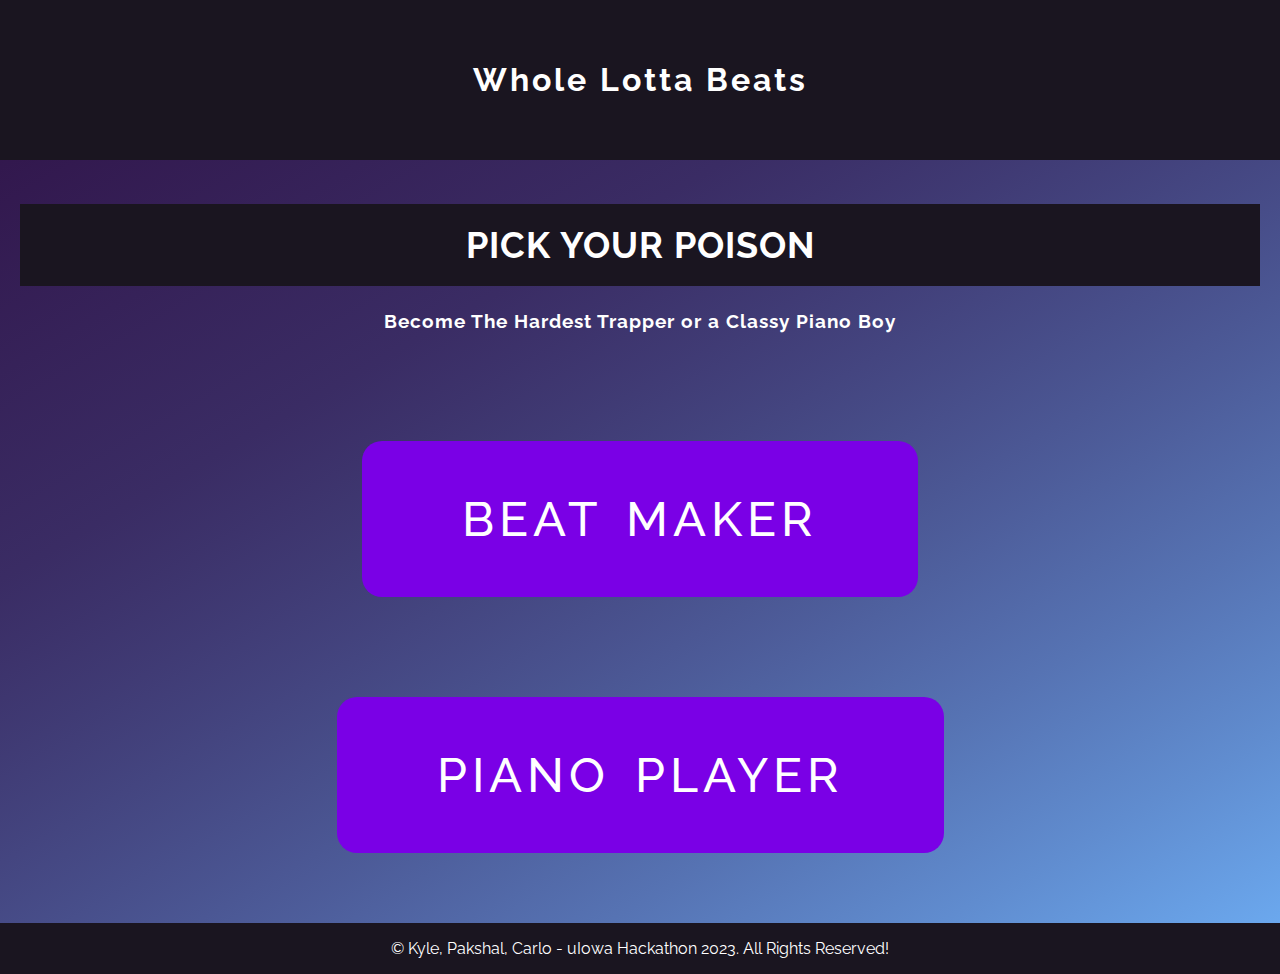
<file: index.html>
<!DOCTYPE html>
<html lang="en">

<head>
    <meta charset="UTF-8">
    <meta name="viewport" content="width=device-width, initial-scale=1.0">
    <title>Whole Lotta Beats</title>
    <link rel="stylesheet" href="css/style.css">
    <link rel="preconnect" href="https://fonts.googleapis.com">
    <link rel="preconnect" href="https://fonts.gstatic.com" crossorigin>
    <link href="https://fonts.googleapis.com/css2?family=Montserrat:wght@200&family=Raleway:wght@300&family=Space+Mono&display=swap" rel="stylesheet">
    
    <!-- GOOGLE AUTH -->
    <meta name="google-signin-client_id" content="239263148830-gq112rt6a2ja1kkjv4tt5sr9egm74nuu.apps.googleusercontent.com">
    <script src="https://apis.google.com/js/platform.js" async defer></script>

</head>

<body>
    
    <header>
        <h1>Whole Lotta Beats</h1>
    </header>

    <main>

        <!-- <section id ="googleSignOut"> -->
        <!--    <button onclick="signOut()">Sign out</button> -->
        <!-- </section> -->

        <section id="title">

            <!-- <p id="user-name"></p> --> 
            <!-- <img id="profile-image" src="" alt="Profile Picture"> -->
            
            <h1> PICK YOUR POISON</h1>
            <h3> Become The Hardest Trapper or a Classy Piano Boy </h3>
        </section>

        <section id="googleAuth">
            <div id="auth-buttons">
                <div class="g-signin2" data-onsuccess="onSignIn"></div>
            </div>
        </section>


        <form id="content">
            <!-- BEAT -->
            <button type = submit class="button-primary" formaction="beat.html"><span>BEAT MAKER</span></button>
            <!-- PIANO -->
            <button type = submit class="button-primary" formaction="piano.html"><span>PIANO PLAYER</span></button>
        </form>

    </main>

    <footer>
        <p>&copy; Kyle, Pakshal, Carlo - uIowa Hackathon 2023. All Rights Reserved! </p>
    </footer>
    <script src="javascript/script.js"></script>
</body>
</html>
</file>
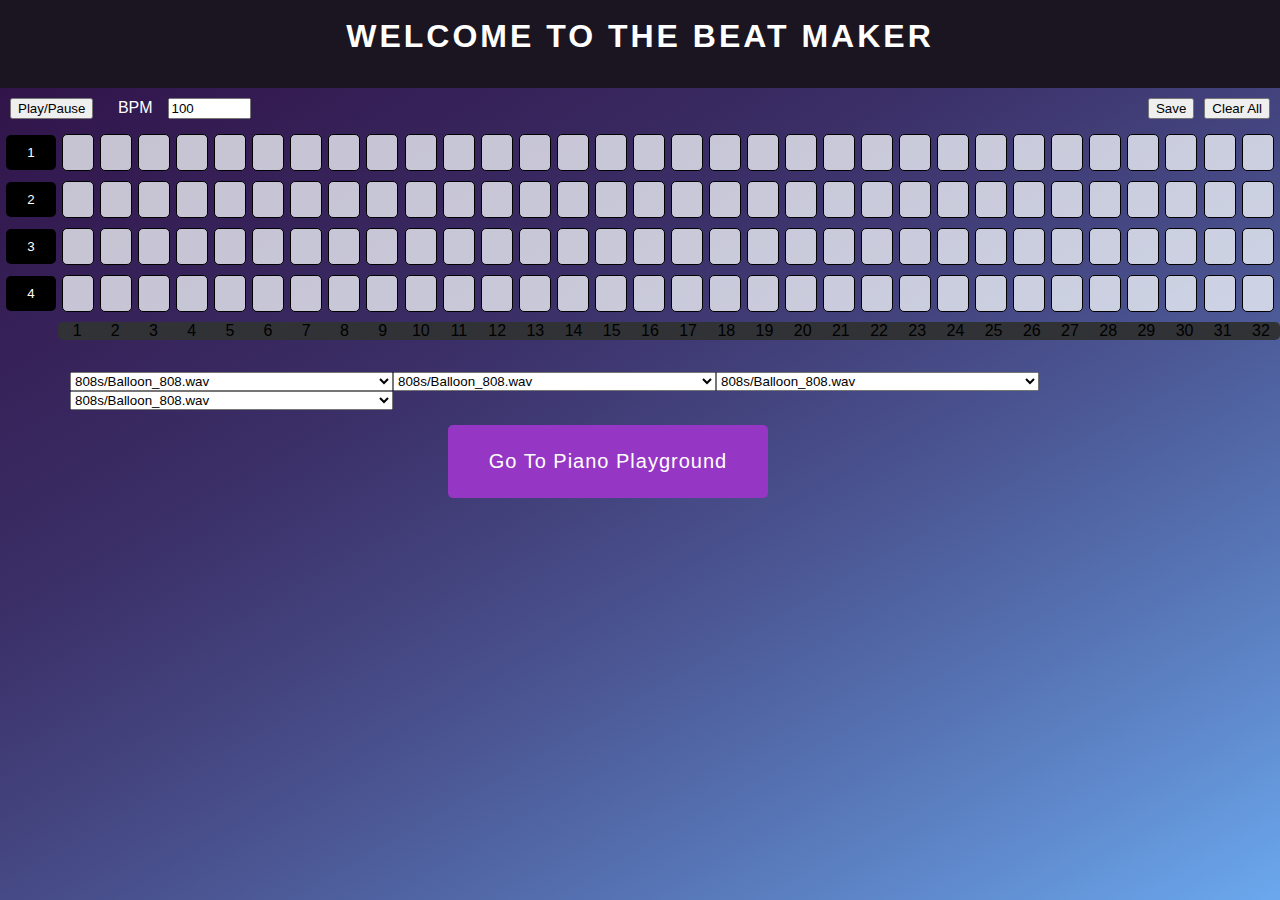
<file: beat.html>
<!DOCTYPE html>
<html lang="en">
<head>
    <meta charset="UTF-8">
    <meta name="viewport" content="width=device-width, initial-scale=1.0">
    <title>Document</title>
    <link rel="stylesheet" href="css/beat.css">
    <link rel="stylesheet" href="css/style.css">
    <script defer src="javascript/beat.js"></script>
</head>
<body>
    <h1>
        WELCOME TO THE BEAT MAKER
    </h1>
    
    <div id="configBar">
        <button id="playButton" class="paused" onclick="playButtonClick(this)">Play/Pause</button>
        <label for="bpm">BPM</label><input type="number" id="bpm" value=100 onchange="changeInterval(value)">
        <button id="clearAll">Clear All</button>
        <button id="save">Save</button>
    </div>
    <div id="beatCheckboxes"></div>
    <div id="squareNo">
    </div>

    <div id="fileSelect"></div>
    <form action="piano.html">
        <button type="submit" id="to-piano">
            <span>Go To Piano Playground</span>
        </button>
    </form>
</body>
</html>
</file>
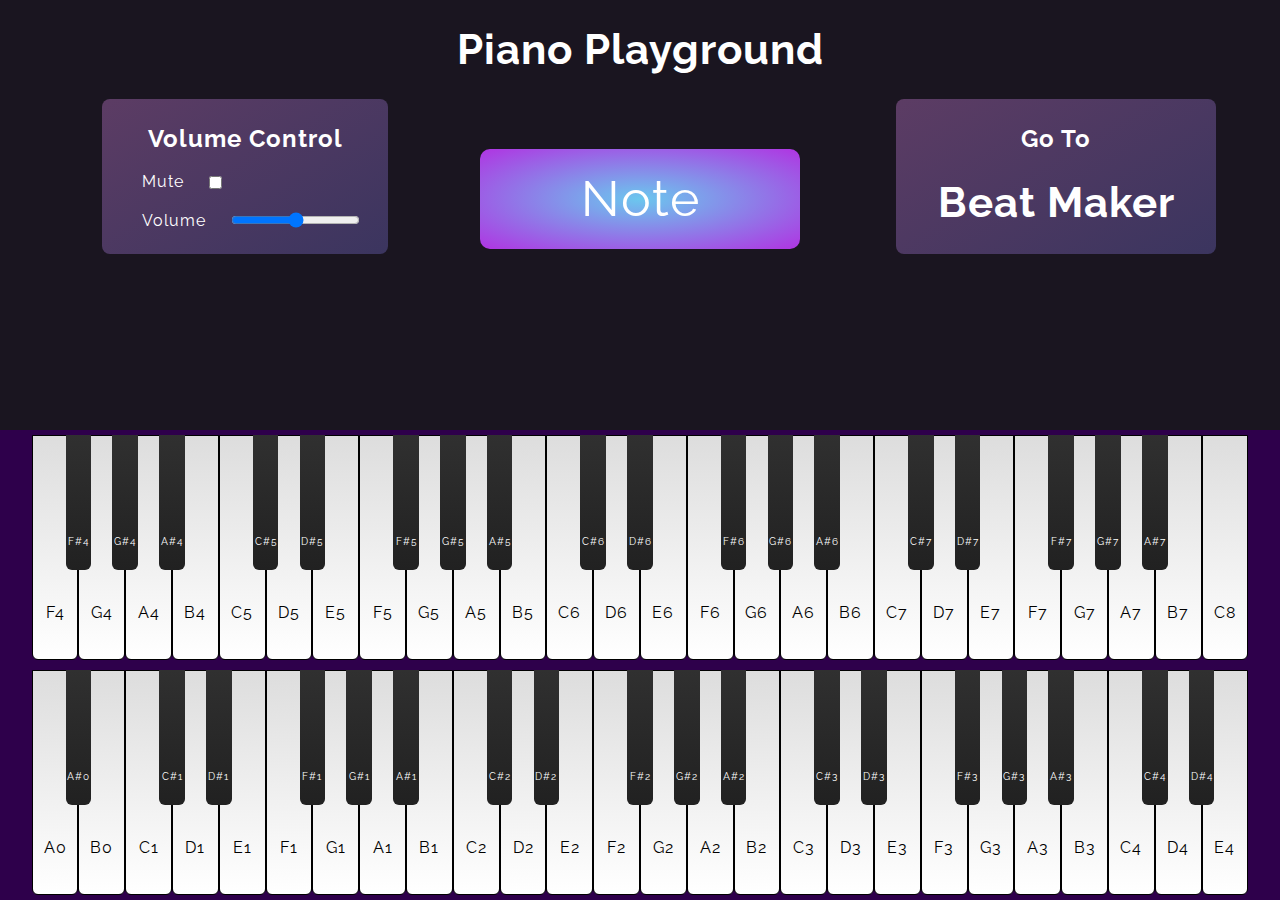
<file: piano.html>
<!DOCTYPE html>
<html lang="en">
    <head>
        <meta charset="UTF-8">
        <meta name="viewport" content="width=device-width, initial-scale=1.0">
        <title>Piano Playground</title>
        <link rel="stylesheet" href="css/piano.css">
        <link rel="preconnect" href="https://fonts.googleapis.com">
        <link rel="preconnect" href="https://fonts.gstatic.com" crossorigin>
        <link href="https://fonts.googleapis.com/css2?family=Montserrat:wght@200&family=Raleway:wght@300&family=Space+Mono&display=swap" rel="stylesheet">
        <script defer src="javascript/piano.js"></script>
    </head>
    <body>
        <div class="wrapper">
            <header>
                <h1>Piano Playground</h1>
            </header>
            <div id="volume-control">
                <h3>Volume Control</h3>
                <br>
                <form id="settings">
                    <label for="mute">Mute</label>
                    <input id="mute" type="checkbox" onchange="m()">
                    <br><br>
                    <label for="slider">Volume</label>
                    <input id="slider" type="range" min="0" max="1" step="0.01">
                </form>
            </div>
            <form action="beat.html">
                <button type="submit" id="navigation">
                    <h3>Go To</h3>
                    <h1>Beat Maker</h1>
                </button> 
            </form>
            <div id="display-note">
                Note
            </div>
            <div class="piano">
                <div class="keys">
                    <ul>
                        <!-- Continuation of bottom row keys -->
                        <li class="white" onclick="display('F4')"><span>F4</span></li>
                        <li class="black" onclick="display('F#4')"><span>F#4</span></li>
                        <li class="white" onclick="display('G4')"><span>G4</span></li>
                        <li class="black" onclick="display('G#4')"><span>G#4</span></li>
                        <li class="white" onclick="display('A4')"><span>A4</span></li>
                        <li class="black" onclick="display('A#4')"><span>A#4</span></li>
                        <li class="white" onclick="display('B4')"><span>B4</span></li>

                        <!-- 12 Key Cycle -->
                        <li class="white" onclick="display('C5')"><span>C5</span></li>
                        <li class="black" onclick="display('C#5')"><span>C#5</span></li>
                        <li class="white" onclick="display('D5')"><span>D5</span></li>
                        <li class="black" onclick="display('D#5')"><span>D#5</span></li>
                        <li class="white" onclick="display('E5')"><span>E5</span></li>
                        <li class="white" onclick="display('F5')"><span>F5</span></li>
                        <li class="black" onclick="display('F#5')"><span>F#5</span></li>
                        <li class="white" onclick="display('G5')"><span>G5</span></li>
                        <li class="black" onclick="display('G#5')"><span>G#5</span></li>
                        <li class="white" onclick="display('A5')"><span>A5</span></li>
                        <li class="black" onclick="display('A#5')"><span>A#5</span></li>
                        <li class="white" onclick="display('B5')"><span>B5</span></li>
                        <li class="white" onclick="display('C6')"><span>C6</span></li>
                        <li class="black" onclick="display('C#6')"><span>C#6</span></li>
                        <li class="white" onclick="display('D6')"><span>D6</span></li>
                        <li class="black" onclick="display('D#6')"><span>D#6</span></li>
                        <li class="white" onclick="display('E6')"><span>E6</span></li>
                        <li class="white" onclick="display('F6')"><span>F6</span></li>
                        <li class="black" onclick="display('F#6')"><span>F#6</span></li>
                        <li class="white" onclick="display('G6')"><span>G6</span></li>
                        <li class="black" onclick="display('G#6')"><span>G#6</span></li>
                        <li class="white" onclick="display('A6')"><span>A6</span></li>
                        <li class="black" onclick="display('A#6')"><span>A#6</span></li>
                        <li class="white" onclick="display('B6')"><span>B6</span></li>
                        <li class="white" onclick="display('C7')"><span>C7</span></li>
                        <li class="black" onclick="display('C#7')"><span>C#7</span></li>
                        <li class="white" onclick="display('D7')"><span>D7</span></li>
                        <li class="black" onclick="display('D#7')"><span>D#7</span></li>
                        <li class="white" onclick="display('E7')"><span>E7</span></li>
                        <li class="white" onclick="display('F7')"><span>F7</span></li>
                        <li class="black" onclick="display('F#7')"><span>F#7</span></li>
                        <li class="white" onclick="display('G7')"><span>G7</span></li>
                        <li class="black" onclick="display('G#7')"><span>G#7</span></li>
                        <li class="white" onclick="display('A7')"><span>A7</span></li>
                        <li class="black" onclick="display('A#7')"><span>A#7</span></li>
                        <li class="white" onclick="display('B7')"><span>B7</span></li>

                        <!-- Final White Key -->
                        <li class="white"><span>C8</span></li>
                    </ul>
                </div>
                <div class="keys">
                    <ul>
                        <!-- First 3 Keys -->
                        <li class="white" onclick="display('A0')"><span>A0</span></li>
                        <li class="black" onclick="display('A#0')"><span>A#0</span></li>
                        <li class="white" onclick="display('B0')"><span>B0</span></li>

                        <!-- 12 Key Cycle -->
                        <li class="white" onclick="display('C1')"><span>C1</span></li>
                        <li class="black" onclick="display('C#1')"><span>C#1</span></li>
                        <li class="white" onclick="display('D1')"><span>D1</span></li>
                        <li class="black" onclick="display('D#1')"><span>D#1</span></li>
                        <li class="white" onclick="display('E1')"><span>E1</span></li>
                        <li class="white" onclick="display('F1')"><span>F1</span></li>
                        <li class="black" onclick="display('F#1')"><span>F#1</span></li>
                        <li class="white" onclick="display('G1')"><span>G1</span></li>
                        <li class="black" onclick="display('G#1')"><span>G#1</span></li>
                        <li class="white" onclick="display('A1')"><span>A1</span></li>
                        <li class="black" onclick="display('A#1')"><span>A#1</span></li>
                        <li class="white" onclick="display('B1')"><span>B1</span></li>
                        <li class="white" onclick="display('C2')"><span>C2</span></li>
                        <li class="black" onclick="display('C#2')"><span>C#2</span></li>
                        <li class="white" onclick="display('D2')"><span>D2</span></li>
                        <li class="black" onclick="display('D#2')"><span>D#2</span></li>
                        <li class="white" onclick="display('E2')"><span>E2</span></li>
                        <li class="white" onclick="display('F2')"><span>F2</span></li>
                        <li class="black" onclick="display('F#2')"><span>F#2</span></li>
                        <li class="white" onclick="display('G2')"><span>G2</span></li>
                        <li class="black" onclick="display('G#2')"><span>G#2</span></li>
                        <li class="white" onclick="display('A2')"><span>A2</span></li>
                        <li class="black" onclick="display('A#2')"><span>A#2</span></li>
                        <li class="white" onclick="display('B2')"><span>B2</span></li>
                        <li class="white" onclick="display('C3')"><span>C3</span></li>
                        <li class="black" onclick="display('C#3')"><span>C#3</span></li>
                        <li class="white" onclick="display('D3')"><span>D3</span></li>
                        <li class="black" onclick="display('D#3')"><span>D#3</span></li>
                        <li class="white" onclick="display('E3')"><span>E3</span></li>
                        <li class="white" onclick="display('F3')"><span>F3</span></li>
                        <li class="black" onclick="display('F#3')"><span>F#3</span></li>
                        <li class="white" onclick="display('G3')"><span>G3</span></li>
                        <li class="black" onclick="display('G#3')"><span>G#3</span></li>
                        <li class="white" onclick="display('A3')"><span>A3</span></li>
                        <li class="black" onclick="display('A#3')"><span>A#3</span></li>
                        <li class="white" onclick="display('B3')"><span>B3</span></li>
                        <li class="white" onclick="display('C4')"><span>C4</span></li>
                        <li class="black" onclick="display('C#4')"><span>C#4</span></li>
                        <li class="white" onclick="display('D4')"><span>D4</span></li>
                        <li class="black" onclick="display('D#4')"><span>D#4</span></li>
                        <li class="white" onclick="display('E4')"><span>E4</span></li>
                        <!-- continuing keys move to top row -->
                    </ul>
                </div>
            </div>
        </div>
    </body>
</html>
</file>
<file: css/beat.css>
html, body {
    margin: 0;
    height: 100%;
   
}

h1 {
    position: relative;
    margin-top: -2px;
    margin-bottom: -5px;
    height: 50px;
}

button#to-piano {
    color: white;
    background: #9537c4;
    width: 25%;
    margin-top: 15px;
    padding: 25px;
    margin-left: 35%;
    border-radius: 5px;
    border: none;
}

button#to-piano:hover {
    background: #5b1e79;
}

button#to-piano:active {
    background: #481761;
}

#to-piano span {
    font-size: 20px;
    font-weight: 500;
    letter-spacing: 1px;
}

#configBar {
    padding: 15px 10px;
    z-index: 15;
}

.instrument{
    display: flex;
    padding-bottom: 10px;
}

img {
    height:35px;
}

.instrument button{
    background-color: black;
    width: 50px;
    height: 35px;
    margin: auto;
    border-style: none;
    color: white;
    border-radius: 5px;
}

.beatBox{
    border-color:black;
    border-style: solid;
    border-width: 1px;
    background-color: rgba(248, 252, 255, 0.749);
    width: 30px;
    height: 35px;
    cursor: pointer;
    margin-right: auto;
    border-radius: 5px;
}
.beatBox.clicked{
    background-color: red;
}

.beatBox:hover {
    filter: brightness(85%);
}

#beatCheckboxes{
    width:80%;
    display: inline;
}

.squareNoText{
    width: 3.125%;
    float: right;
    text-align: center;
}

.squareNoText.current{
    background-color: antiquewhite;
}

#squareNo{
    width: 95.5%;
    float: right;
    background-color: #303236;
    border-radius: 5px;
}

#clearAll{
    float:right;
    margin:auto;
}

#save{
    float:right;
    margin-right: 10px;
}

#playButton{
    margin-right: 10px;
}

label {
    margin-right: 5px;
    color: white; 
    padding-left: 10px;
    padding-right: 10px;
    
}

#bpm {
    width: 75px;
}

#fileSelect {
    padding-top: 50px;
    padding-left: 70px;

}
</file>
<file: css/piano.css>
* {
    font-family: "Raleway", sans-serif;
    margin:0px;
    padding:0px;
    margin-left:0px;
    padding-left:0px;
    padding-top:0px;
    left:0px;
    letter-spacing: 1px;
}

body {
    display: absolute;
    align-items: center;
    justify-content: center;
    background: #000000;
}

h1 {
    color: #FFFFFF;
    text-align: center;
    user-select: none;
    padding: 25px;
    font-size: 42px;
}

h3 {
    text-align: center;
    margin-top: 10px;
    font-size: 24px;
}

ul {
    position: relative;
    display: flex;
    cursor: pointer;
    list-style-type: none;
    height: 100%;
    justify-content: center;
}

li {
    position: relative;
    display: inline;
    width: auto;
    text-align: center;
}

span {
    position: relative;
    bottom: -75%;
    user-select: none;
}

#volume-control {
    position: absolute;
    color: white;
    background: linear-gradient(150deg, #5C3C64, #3B355F);
    width: 20%;
    left: 8%;
    height: 125px;
    padding: 15px;
    border-radius: 8px;
    z-index: 10;
    user-select: none;
}

#volume-control #settings {
    margin-left: 25px;
}

#volume-control input {
    position: relative;
    left: 20px;
    top: 2px;
}

#display-note {
    position: absolute;
    color: white;
    background: radial-gradient(#6BC7EE, #B034E2);
    width: 25%;
    left: 50%;
    margin-right: -50%;
    transform: translate(-50%, 50%);
    height: 100px;
    border-radius: 10px;
    text-align: center;
    line-height: 100px;
    font-size: 50px;
    user-select: none;
}

button {
    position: absolute;
    color: white;
    background: linear-gradient(150deg, #5C3C64, #3B355F);
    width: 25%;
    height: 155px;
    padding: 15px;
    margin-left: 70%;
    border-radius: 8px;
    z-index: 10;
    border-style: none;
}

button:hover {
    background: linear-gradient(150deg, #4F3A54, #383355)
}

button:active {
    background: linear-gradient(150deg, #3B2740, #2b2741)
    
}

.wrapper {
    position: absolute;
    height: 100%;
    width: 100%;
    overflow: hidden;
    background-color: #1A1520;
}

.piano {
    position: absolute;
    display: flex;
    justify-content: flex-end;
    flex-direction: column;
    bottom: 0;
    height: 100%;
    width: 100%;
}

.keys {
    height: 25%;
    width: 100%;
    padding: 5px 0;
    background-color: #2E004B;
}

.white {
    color: #000000;
    background: linear-gradient(#dddddd, #FFFFFF);
    width: 3.5%;
    border-radius: 0 0 6px 6px;
    border: 1px solid #000000;
}

.white:active {
    background: linear-gradient(#D3D3D3, #EDEDED);
}

.black {
    color: #FFFFFF;
    background: linear-gradient(#303030, #212121);
    z-index: 8;
    height: 60%;
    width: 2%;
    border-radius: 0 0 6px 6px;
    margin: 0 -1% 0 -1%;
    font-size: 10px;
}

.black:active {
    background: linear-gradient(#101010, #050505);
}
</file>
<file: css/style.css>
* {
    font-family: "Raleway", sans-serif;
}

/* Reset some default styles for the page */
html, body {
    margin: 0;
    padding: 0;
}

/* Apply a background color to the entire page */
body {
    background-color: #2F1045; /* Light gray background */
    background-image: linear-gradient(150deg, #2f1045, 65%, #6ba8ee);
    margin: 0; /* Remove default margin */
}

/* Style the header */
header,h1 {
    background-color: #1A1520; /* Dark background color */
    color: #fff; /* White text color */
    text-align: center;
    letter-spacing: 3px;
    padding: 20px 0; /* Add some space around the text */
}

/* Style the main content section */
main {
    text-align: center;
}

/* Style the title section */
#title {
    text-align: center; /* Center-align the text */
    padding: 20px; /* Add some padding around the title */
}

/* Style the title text (h1) */
#title h1 {
    font-size: 36px; /* Adjust the font size to make it big */
    color: #FFFFFF; /* Set the text color */
    font-family: "Raleway", sans-serif; /* Apply the Raleway font */
    letter-spacing: 1px;
}

#title h3 {
    color: #FFFFFF;
    font-family: "Raleway", sans-serif;
    letter-spacing: 1px;
}


#content{
    padding-top: 20px;
    padding-bottom: 20px;
}

/* Style the primary buttons inside the content section */
/* Style the primary buttons inside the content section */
.button-primary {
    background-color: #7A00E6; /* Lavender button background color */
    color: #fff; /* White text color */
    word-spacing: 8px;
    letter-spacing: 5px;
    font-weight: 500;
    padding: 50px 100px; /* Increase padding for larger buttons */
    border: none; /* Remove button borders */
    text-decoration: none; /* Remove underlines from links */
    cursor: pointer; /* Change cursor to pointer on hover */
    margin: 50px; /* Add space between buttons */
    font-size: 48px; /* Increase font size for larger buttons */
    border-radius: 20px; /* Add rounded corners */

}

/* Style links inside buttons */
.button-primary a {
    color: #fff; /* White text color for links */
    text-decoration: none; /* Remove underlines from links */
}

/* Change button color on hover */
.button-primary:hover {
    background-color: #6600C0; /* Darker Lavender on hover */
}

.button-primary:active {
    background-color: #5900a7; 
}

/* Style the footer */
footer {
    text-align: center;
    background-color: #1a1520;
    color: #fff;
    position: absolute;
    width: 100%;
}

#googleAuth {
    display: flex;
    justify-content: center;
    align-items: center;
    
}

/* Center-align the Google Sign-In button specifically */
.g-signin2 {
    margin: 0 auto; /* Center horizontally */
}
</file>
